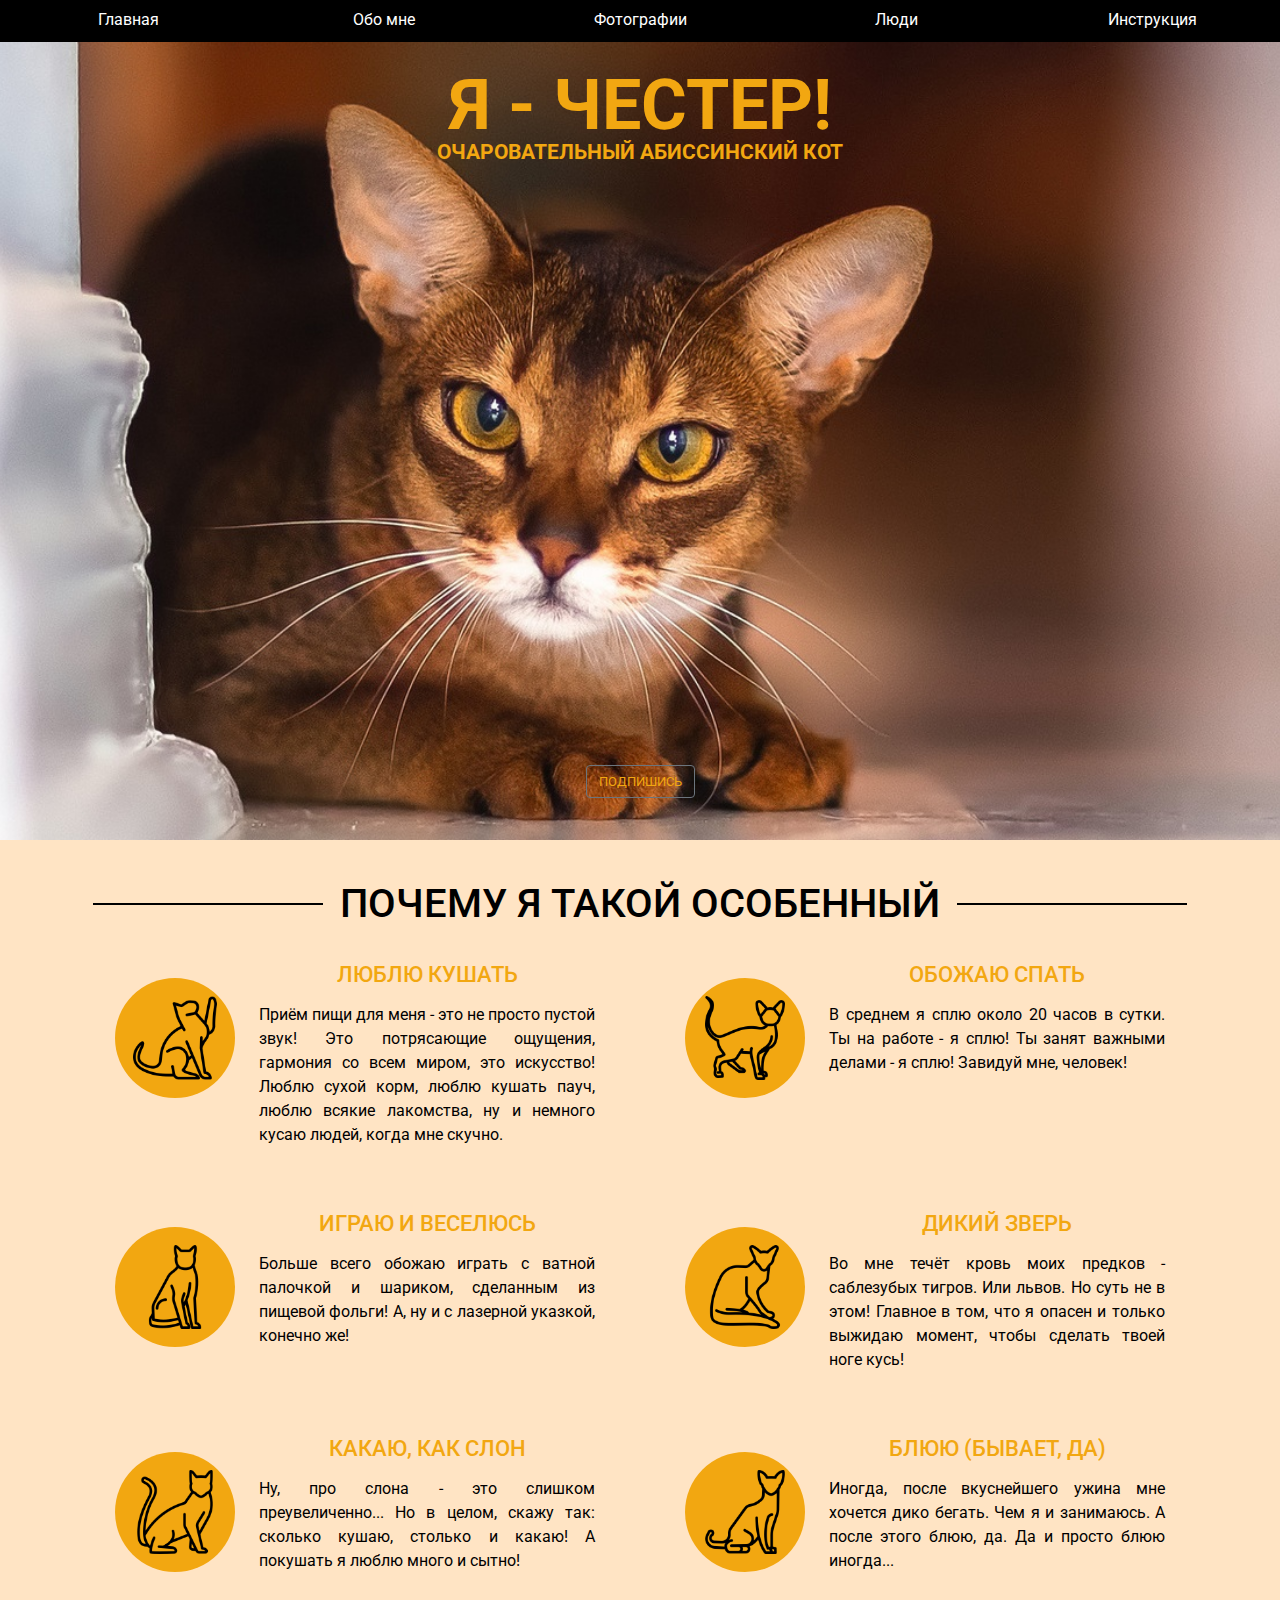
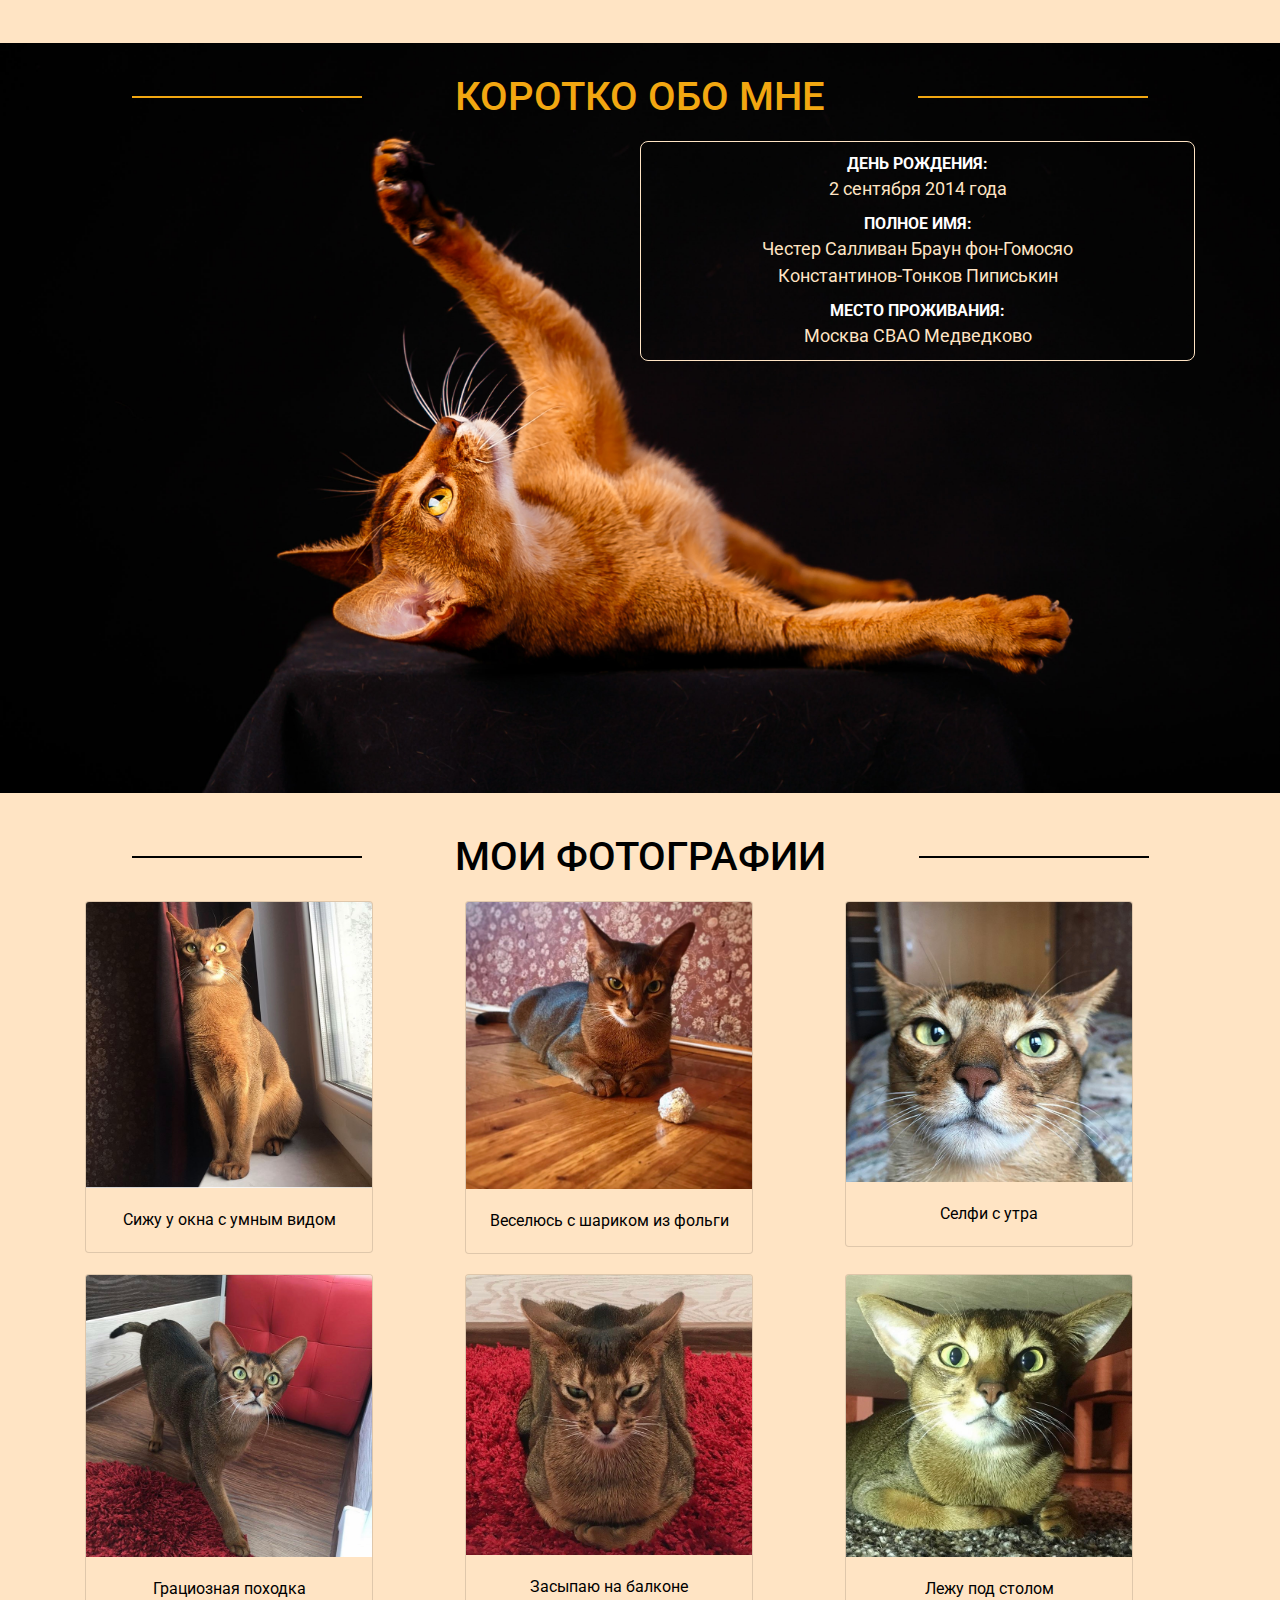
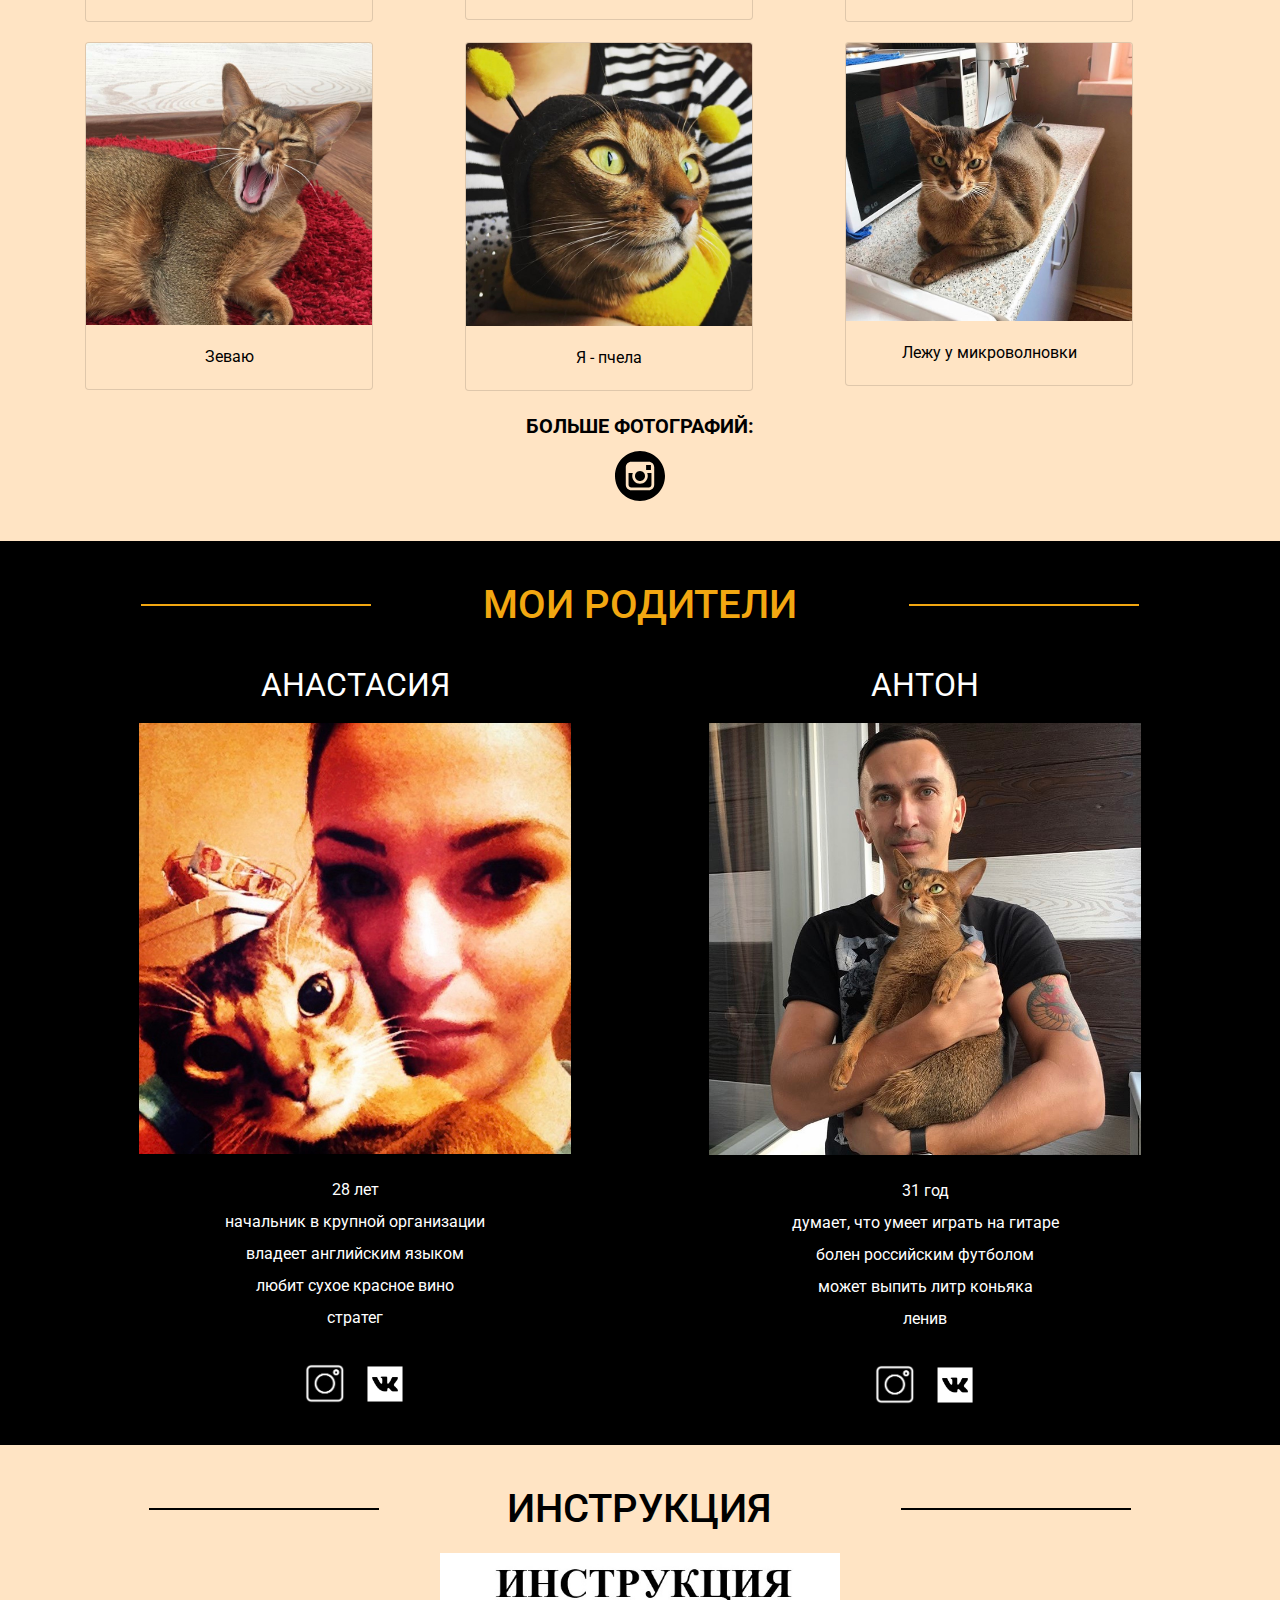
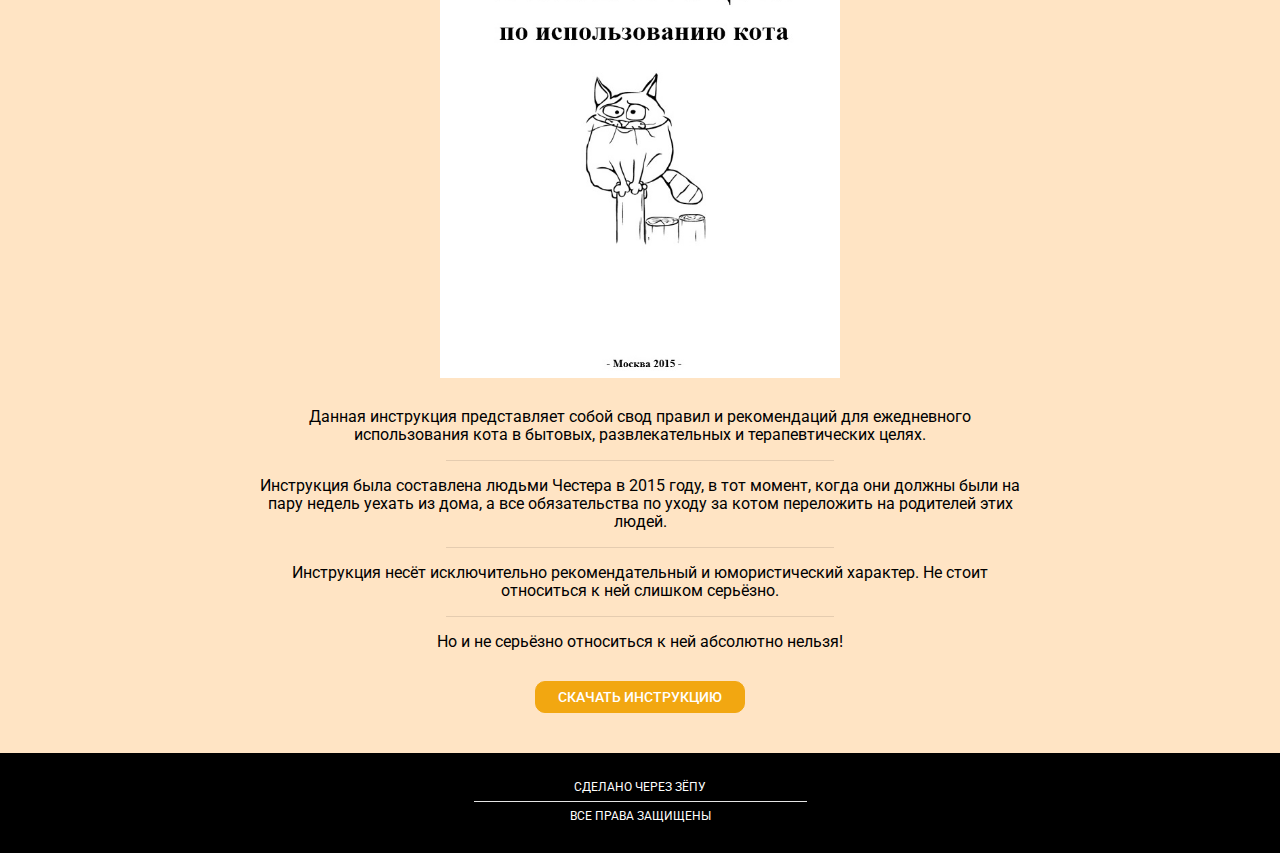
<file: index.html>
<!DOCTYPE html>
<html lang="ru">
<head>
    <meta charset="UTF-8">
    <meta name="viewport" content="width=device-width, initial-scale=1.0">
    <meta http-equiv="X-UA-Compatible" content="ie=edge">
    <title>Честер Аби Кот</title>
    <link rel="shortcut icon" href="/img/favicon.ico" type="image/x-icon">
    <link href="https://fonts.googleapis.com/css?family=Roboto:300,400,500,700,900&display=swap" rel="stylesheet">
    <link rel="stylesheet" href="https://stackpath.bootstrapcdn.com/bootstrap/4.3.1/css/bootstrap.min.css" integrity="sha384-ggOyR0iXCbMQv3Xipma34MD+dH/1fQ784/j6cY/iJTQUOhcWr7x9JvoRxT2MZw1T" crossorigin="anonymous">
    <link rel="stylesheet" href="css/style.css">
</head>
<body>
    <nav>
        <ul class="nav fixed-top nav-pills nav-justified">
            <li class="nav-item">
                <a href="#" class="nav-link">Главная</a>
            </li>
            <li class="nav-item">
                <a href="#about" class="nav-link">Обо мне</a>
            </li>
            <li class="nav-item">
                <a href="#photo" class="nav-link">Фотографии</a>
            </li>
            <li class="nav-item">
                <a href="#human" class="nav-link">Люди</a>
            </li>
            <li class="nav-item">
                <a href="#instruction" class="nav-link">Инструкция</a>
            </li>
        </ul>
    </nav>

    <section class="promo">
        <div class="container">
            <h1 class="promo_header">Я - Честер!</h1>
            <h2 class="promo_subheader">Очаровательный абиссинский кот</h2>

            <button type="button" class="promo_btn btn btn-outline-secondary"><a href="https://www.instagram.com/chester_aby/" target="blank" class="promo_btn_link">Подпишись</a></button>
        </div>
    </section>

    <section class="about" id="about">
        <div class="container">
            <div class="title_wrapper">
                <div class="title_wrapper_divider"></div>
                <h2 class="title_wrapper_header">почему я такой особенный</h2>
                <div class="title_wrapper_divider"></div>
            </div>

            <div class="row">
                <div class="col-md-6">
                    <div class="features">
                        <div class="features_round">
                            <img src="icons/toyger-cat.png" alt="cat">
                        </div>
                        <div class="features_descr">
                            <div class="features_descr_title">
                                люблю кушать
                            </div>
                            <div class="features_descr_text">
                                Приём пищи для меня - это не просто пустой звук! Это потрясающие ощущения, гармония со всем миром, это искусство! 
                                Люблю сухой корм, люблю кушать пауч, люблю всякие лакомства, ну и немного кусаю людей, когда мне скучно.
                            </div>
                        </div>
                    </div>
                </div>
                <div class="col-md-6">
                    <div class="features">
                        <div class="features_round">
                            <img src="icons/sphynx-cat.png" alt="cat">
                        </div>
                        <div class="features_descr">
                            <div class="features_descr_title">
                                обожаю спать
                            </div>
                            <div class="features_descr_text">
                                В среднем я сплю около 20 часов в сутки. Ты на работе - я сплю! Ты занят важными делами - я сплю!
                                 Завидуй мне, человек!
                            </div>
                        </div>
                    </div>
                </div>
                <div class="col-md-6">
                    <div class="features">
                        <div class="features_round">
                            <img src="icons/russian-blue-cat.png" alt="cat">
                        </div>
                        <div class="features_descr">
                            <div class="features_descr_title">
                                играю и веселюсь
                            </div>
                            <div class="features_descr_text">
                                Больше всего обожаю играть с ватной палочкой и шариком, сделанным из пищевой фольги!
                                А, ну и с лазерной указкой, конечно же!
                            </div>
                        </div>
                    </div>
                </div>
                <div class="col-md-6">
                    <div class="features">
                        <div class="features_round">
                            <img src="icons/javanese-cat.png" alt="cat">
                        </div>
                        <div class="features_descr">
                            <div class="features_descr_title">
                                дикий зверь
                            </div>
                            <div class="features_descr_text">
                                Во мне течёт кровь моих предков - саблезубых тигров. Или львов. Но суть не в этом! 
                                Главное в том, что я опасен и только выжидаю момент, чтобы сделать твоей ноге кусь!
                            </div>
                        </div>
                    </div>
                </div>
                <div class="col-md-6">
                    <div class="features">
                        <div class="features_round">
                            <img src="icons/bengal-cat.png" alt="cat">
                        </div>
                        <div class="features_descr">
                        <div class="features_descr_title">
                                какаю, как слон
                            </div>
                            <div class="features_descr_text">
                                Ну, про слона - это слишком преувеличенно... Но в целом, скажу так: сколько кушаю, столько и какаю!
                                А покушать я люблю много и сытно!
                            </div>
                        </div>
                    </div>
                </div>
                <div class="col-md-6">
                    <div class="features">
                        <div class="features_round">
                            <img src="icons/abyssinian-cat.png" alt="cat">
                        </div>
                        <div class="features_descr">
                            <div class="features_descr_title">
                                блюю (бывает, да)
                            </div>
                            <div class="features_descr_text">
                                Иногда, после вкуснейшего ужина мне хочется дико бегать.
                                Чем я и занимаюсь. А после этого блюю, да.
                                Да и просто блюю иногда...
                            </div>
                        </div>
                    </div>
                </div>
            </div>
        </div>
    </section>

    <section class="history">
        <div class="container">
            <div class="title_wrapper">
                <div class="title_wrapper_divider title_wrapper_divider_white"></div>
                <h2 class="title_wrapper_header title_wrapper_header_white">коротко обо мне</h2>
                <div class="title_wrapper_divider title_wrapper_divider_white"></div>
            </div>
            <div class="history_block">
                <div class="history_item">
                    <div class="history_item_title">
                        <div class="history_item_title_text">
                            День Рождения:
                        </div>
                        <div class="history_item_title_desсr">
                            2 сентября 2014 года
                        </div>
                    </div>
                </div>
                <div class="history_item">
                    <div class="history_item_title">
                        <div class="history_item_title_text">
                            Полное имя:
                        </div>
                        <div class="history_item_title_desсr">
                            Честер Салливан Браун фон-Гомосяо <br>
                            Константинов-Тонков Пиписькин
                        </div>
                    </div>
                </div>
                <div class="history_item">
                    <div class="history_item_title">
                        <div class="history_item_title_text">
                            Место проживания:
                        </div>
                        <div class="history_item_title_desсr">
                            Москва СВАО Медведково
                        </div>
                    </div>
                </div>
            </div>
        </div>
    </section>

    <section class="photo" id="photo">
        <div class="container">
            <div class="title_wrapper">
                <div class="title_wrapper_divider"></div>
                <h2 class="title_wrapper_header">Мои фотографии</h2>
                <div class="title_wrapper_divider"></div>
            </div>

            <div class="row">
                <div class="col-6 col-sm-6 col-md-6 col-lg-4">
                    <div class="card" style="width: 18rem;">
                        <img src="/img/photo_3.jpeg" class="card-img-top" alt="chester_photo" title="Жизнь - боль. У людей, а у меня отлично всё!">
                        <div class="card-body">
                          <p class="card-text">Сижу у окна с умным видом</p>
                        </div>
                    </div>
                </div>
                <div class="col-6 col-sm-6 col-md-6 col-lg-4">
                    <div class="card" style="width: 18rem;">
                        <img src="/img/photo_4.jpeg" class="card-img-top" alt="chester_photo" title="Безудержное веселье">
                        <div class="card-body">
                          <p class="card-text">Веселюсь с шариком из фольги</p>
                        </div>
                    </div>
                </div>
                <div class="col-6 col-sm-6 col-md-6 col-lg-4">
                    <div class="card" style="width: 18rem;">
                        <img src="/img/photo_5.jpeg" class="card-img-top" alt="chester_photo" title="Как будто ты с утра выглядишь лучше?">
                        <div class="card-body">
                          <p class="card-text">Селфи с утра</p>
                        </div>
                    </div>
                </div>
                <div class="col-6 col-sm-6 col-md-6 col-lg-4">
                    <div class="card" style="width: 18rem;">
                        <img src="/img/photo_6.jpeg" class="card-img-top" alt="chester_photo" title="Обложа для журнала ''Cat's Health''!">
                        <div class="card-body">
                          <p class="card-text">Грациозная походка</p>
                        </div>
                    </div>
                </div>
                <div class="col-6 col-sm-6 col-md-6 col-lg-4">
                    <div class="card" style="width: 18rem;">
                        <img src="/img/photo_7.jpeg" class="card-img-top" alt="chester_photo" title="Я буду спать, а ты работать!">
                        <div class="card-body">
                          <p class="card-text">Засыпаю на балконе</p>
                        </div>
                    </div>
                </div>
                <div class="col-6 col-sm-6 col-md-6 col-lg-4">
                    <div class="card" style="width: 18rem;">
                        <img src="/img/photo_8.jpeg" class="card-img-top" alt="chester_photo" title="Меня не видно?">
                        <div class="card-body">
                          <p class="card-text">Лежу под столом</p>
                        </div>
                    </div>
                </div>
                <div class="col-6 col-sm-6 col-md-6 col-lg-4">
                    <div class="card" style="width: 18rem;">
                        <img src="/img/photo_9.jpeg" class="card-img-top" alt="chester_photo" title="Если я зеваю, значит скоро буду спать">
                        <div class="card-body">
                            <p class="card-text">Зеваю</p>
                        </div>
                    </div>
                </div>
                <div class="col-6 col-sm-6 col-md-6 col-lg-4">
                    <div class="card" style="width: 18rem;">
                        <img src="/img/photo_10.jpeg" class="card-img-top" alt="chester_photo" title="Бззззззз!">
                        <div class="card-body">
                            <p class="card-text">Я - пчела</p>
                        </div>
                    </div>
                </div>
                <div class="col-6 col-sm-6 col-md-6 col-lg-4 last_photo">
                    <div class="card" style="width: 18rem;">
                        <img src="/img/photo_11.jpeg" class="card-img-top" alt="chester_photo" title="Лежу и думаю о еде">
                        <div class="card-body">
                            <p class="card-text">Лежу у микроволновки</p>
                        </div>
                    </div>
                </div>
            </div>
            <a href="https://www.instagram.com/chester_aby/" class="photo_link" target="blank">больше фотографий:</a>
            <a href="https://www.instagram.com/chester_aby/" target="blank">
                <img src="/img/instagram-logo.svg" alt="instagram" class="photo_img">
            </a>
        </div>
    </section>

    <section class="human" id="human">
        <div class="container">
            <div class="title_wrapper">
                <div class="title_wrapper_divider title_wrapper_divider_white"></div>
                <h2 class="title_wrapper_header title_wrapper_header_white">
                    мои родители
                </h2>
                <div class="title_wrapper_divider title_wrapper_divider_white"></div>
            </div>
            <div class="row">
                <div class="col-sm-6 col-md-6">
                    <div class="human_header">
                        Анастасия
                    </div>
                    <div class="human_img">
                        <img src="/img/human_1.jpeg" alt="Анастасия" title="Кормит меня. Люблю её!">
                    </div>
                    <ul class="human_descr">
                        <li>28 лет</li>
                        <li>начальник в крупной организации</li>
                        <li>владеет английским языком</li>
                        <li>любит сухое красное вино</li>
                        <li>стратег</li>
                    </ul>
                    <div class="human_official">
                        <a href="https://www.instagram.com/nastenka_konstantinova/" class="human_official_link" target="blank" title="Личная страница в Instagram">
                            <img src="icons/instagram.jpg" alt="insta">
                        </a>
                        <a href="https://vk.com/gypsygirl" class="human_official_link" target="blank" title="Личная страница в VK">
                            <img src="icons/vk.jpg" alt="vk">
                        </a>
                    </div>
                </div>
                <div class="col-sm-6 col-md-6">
                    <div class="human_header">
                        Антон
                    </div>
                    <div class="human_img">
                        <img src="/img/human_2.jpeg" alt="Антон" title="Чешет меня. Люблю его!">
                    </div>
                    <ul class="human_descr">
                        <li class="human_descr_subj">31 год</li>
                        <li class="human_descr_subj">думает, что умеет играть на гитаре</li>
                        <li class="human_descr_subj">болен российским футболом</li>
                        <li class="human_descr_subj">может выпить литр коньяка</li>
                        <li class="human_descr_subj">ленив</li>
                    </ul>
                    <div class="human_official">
                        <a href="https://www.instagram.com/awesometoxa/" class="human_official_link" target="blank" title="Личная страница в Instagram">
                            <img src="icons/instagram.jpg" alt="insta">
                        </a>
                        <a href="https://vk.com/awesometoxa" class="human_official_link" target="blank" title="Личная страница в VK">
                            <img src="icons/vk.jpg" alt="vk">
                        </a>
                    </div>
                </div>
            </div>
        </div>
    </section>

    <section class="instruction" id="instruction">
        <div class="container">
            <div class="title_wrapper">
                <div class="title_wrapper_divider"></div>
                <h2 class="title_wrapper_header">
                    инструкция
                </h2>
                <div class="title_wrapper_divider"></div>
            </div>
            <img src="img/instruction.jpg" alt="инструкция" class="instruction_img" title="Обязательна к прочтению! Скачай по ссылке ниже.">
            <div class="instruction_descr">
                Данная инструкция представляет собой свод правил и рекомендаций для ежедневного использования кота в бытовых, развлекательных и терапевтических целях. <hr>
                Инструкция была составлена <a href="#human" class="instruction_link">людьми Честера</a> в 2015 году, в тот момент, когда они должны были на пару недель уехать из дома, а все обязательства по уходу за котом переложить на родителей этих людей. <hr>
                Инструкция несёт исключительно рекомендательный и юмористический характер. Не стоит относиться к ней слишком серьёзно. <hr>
                Но и не серьёзно относиться к ней абсолютно нельзя!
            </div>
            <div class="instruction_btn">
                <a href="files/instruction.docx" download="Инструкция по использованию кота">Скачать инструкцию</a>
            </div>
        </div>
    </section>
    <footer>
        <div class="container">
            <div class="footer_descr">Сделано через <a href="#" data-title="Зёпа production">Зёпу</a></div>
            <hr>
            <div class="footer_reserved">Все права защищены</div>

        </div>
    </footer>



    

    <script src="https://code.jquery.com/jquery-3.3.1.slim.min.js" integrity="sha384-q8i/X+965DzO0rT7abK41JStQIAqVgRVzpbzo5smXKp4YfRvH+8abtTE1Pi6jizo" crossorigin="anonymous"></script>
    <script src="https://cdnjs.cloudflare.com/ajax/libs/popper.js/1.14.7/umd/popper.min.js" integrity="sha384-UO2eT0CpHqdSJQ6hJty5KVphtPhzWj9WO1clHTMGa3JDZwrnQq4sF86dIHNDz0W1" crossorigin="anonymous"></script>
    <script src="https://stackpath.bootstrapcdn.com/bootstrap/4.3.1/js/bootstrap.min.js" integrity="sha384-JjSmVgyd0p3pXB1rRibZUAYoIIy6OrQ6VrjIEaFf/nJGzIxFDsf4x0xIM+B07jRM" crossorigin="anonymous"></script>
</body>
</html>
</file>
<file: css/style.css>
﻿*{font-family:"Roboto", sans-serif;color:black}nav{height:40px}nav .nav-item{background-color:black}nav .nav-item .nav-link{color:white;transition:0.5s all}nav .nav-item .nav-link:after{content:"";display:block;height:2px;width:0%;background-color:#f2a711;transition:0.5s all}nav .nav-item .nav-link:hover{color:#f2a711}nav .nav-item .nav-link:hover:after{width:100%}.promo{min-height:800px;background:url(../img/main_bg.jpg) center center/cover no-repeat;padding:40px 0}.promo_header{margin:0;text-align:center;font-weight:700;font-size:70px;color:#f2a711;text-transform:uppercase;line-height:50px}.promo_subheader{margin:0;margin-top:10px;font-weight:700;font-size:21px;color:#f2a711;text-transform:uppercase;text-align:center}.promo_btn{display:block;margin:0 auto;margin-top:600px;outline:none;color:bisque;text-transform:uppercase;font-size:0.8rem}.promo_btn_link{text-decoration:none;color:#f2a711}.promo_btn_link:hover{text-decoration:none;color:bisque}.title_wrapper{display:flex;justify-content:space-around;align-items:center}.title_wrapper_divider{height:2px;width:230px;background-color:black}.title_wrapper_divider_white{background-color:#f2a711}.title_wrapper_header{margin:0;text-align:center;font-size:40px;font-width:700;text-transform:uppercase}.title_wrapper_header_white{color:#f2a711}.about{min-height:700px;padding:40px 0;background-color:bisque}.about .features{padding:30px;display:flex;justify-content:space-between;align-items:flex-start}.about .features_round{margin-top:20px;display:flex;justify-content:center;align-items:center;width:120px;height:120px;background-color:#f2a711;border-radius:100%}.about .features_round img{display:block;width:70%}.about .features_descr{width:70%;display:flex;flex-direction:column}.about .features_descr_title{font-size:22px;font-weight:500;text-align:center;color:#f2a711;text-transform:uppercase;transition:0.5s all}.about .features_descr_title:after{content:"";display:block;margin:0 auto;height:2px;width:0%;background-color:#f2a711;transition:0.5s all}.about .features_descr_title:hover:after{width:80%}.about .features_descr_text{margin-top:10px;text-align:justify;font-size:16px;font-weight:400}.history{padding:30px 0;min-height:750px;background:url(../img/bg_5.jpg) center center/cover no-repeat}.history_block{margin-top:20px;margin-left:50%;padding:10px 0 0 0;border:1px solid bisque;border-radius:8px;width:50%}.history_item_title{color:bisque;text-align:center}.history_item_title_text{color:white;font-size:16px;font-weight:700;text-transform:uppercase}.history_item_title_desсr{font-size:1.1rem;margin-bottom:10px;color:bisque}.photo{min-height:700px;padding:40px 0;background-color:bisque}.photo .card{margin-top:20px;background-color:bisque;text-align:center}.photo_link{font-size:20px;font-weight:700;display:block;margin:0 auto;margin-top:30px;text-transform:uppercase;margin-top:20px;text-align:center;color:black}.photo_link:hover{text-decoration:none;color:black}.photo_img{display:block;margin:0 auto;margin-top:10px;width:50px}.human{min-height:600px;padding:40px 0;background-color:black}.human_header{margin-top:40px;text-align:center;color:white;font-size:32px;line-height:32px;text-transform:uppercase}.human_header:after{content:"";display:block;margin:0 auto;height:2px;background-color:white;transition:0.5s all;width:0}.human_header:hover:after{width:80%}.human_descr{padding:0;margin-top:20px;list-style-type:none;text-align:center;color:white;font-size:16px;line-height:32px}.human_descr li{color:white}.human_img{margin-top:20px}.human_img img{display:block;margin:0 auto;width:80%}.human_official{margin-top:30px;display:flex;justify-content:center}.human_official_link{display:block;width:40px;height:40px;margin:0 10px}.human_official_link:hover{cursor:pointer}.human_official_link img{width:100%}.instruction{min-height:700px;padding:40px 0;background-color:bisque}.instruction_img{display:block;margin:0 auto;margin-top:20px;width:400px}.instruction_descr{text-align:center;line-height:18px;width:70%;margin:0 auto;margin-top:30px}.instruction_descr hr{width:50%}.instruction_descr a{color:black}.instruction_btn{width:210px;height:32px;border:1px solid #f2a711;border-radius:10px;margin:0 auto;margin-top:30px;transition:0.5s all;background-color:#f2a711}.instruction_btn a{display:block;text-align:center;text-decoration:none;text-transform:uppercase;color:white;line-height:30px;font-size:14px;font-weight:500}.instruction_btn:hover{background-color:black;border:1px solid black}.instruction_btn:hover a{color:#f2a711}footer{background-color:black;height:100px;padding:20px 0}footer hr{background-color:white;width:30%;margin:0 auto;margin-top:5px}footer .footer_descr,footer .footer_reserved{margin-top:5px;color:white;text-align:center;text-transform:uppercase;font-size:12px}footer .footer_descr a,footer .footer_reserved a{color:white;text-align:center;text-decoration:none}@media (max-width: 1200px){.promo{height:700px;min-height:700px}.promo_btn{margin-top:510px}.title_wrapper_divider{width:150px}.about .features_round{height:100px;width:100px}.about .features_descr_text{margin:0}}@media (max-width: 991px){.promo{height:600px;min-height:600px}.promo_header{font-size:60px}.promo_subheader{font-size:18px}.promo_btn{margin-top:420px}.title_wrapper_divider{width:80px}.title_wrapper_header{font-size:32px}nav{font-size:0.8rem;height:36px}.about .features{flex-direction:column;align-items:center;padding:10px}.about .features_descr{width:100%;margin-top:10px}.history{min-height:560px}.history_block{margin-left:0;margin:0 auto;width:90%;margin-top:20px}.photo .last_photo{display:none}.human_header{font-size:26px}.instruction_img{width:300px}footer{height:60px;padding:3px 0}footer .footer_descr{font-size:10px}}@media (max-width: 767px){.title_wrapper_divider{display:none}.title_wrapper_header{font-size:28px}.promo{height:400px;min-height:400px;padding:15px 0}.promo_header{font-size:50px}.promo_subheader{font-size:15px;margin-top:5px}.promo_btn{margin:0 auto;margin-top:260px;font-size:0.5rem;color:white}.about{padding:15px 0}.about .features{padding:0}.about .features_round{width:80px;height:80px}.about .features_descr{width:80%}.about .features_descr_title{font-size:20px}.about .features_descr_text{font-size:16px;text-align:center}.history_block{border:none}.photo .card{width:14rem !important}.photo .card-body{display:none}.human{padding:15px 0}.human_header{font-size:20px}.human_descr{font-size:14px;line-height:20px}}@media (max-width: 575px){.title_wrapper_header{font-size:18px}nav{display:none}.promo_header{font-size:36px;line-height:36px}.promo_subheader{font-size:10px;margin-top:0}.about .features_round{width:60px;height:60px}.about .features_descr_title{font-size:18px}.about .features_descr_text{font-size:14px}.history_block .history_item_title_text{font-size:14px}.photo{padding:15px 0}.photo .card{margin:10px auto;width:8rem !important}.human_img{margin-top:0}.instruction{padding:10px 0}.instruction img{width:220px}.instruction_descr{margin-top:10px;width:90%;font-size:0.8rem}}
</file>
